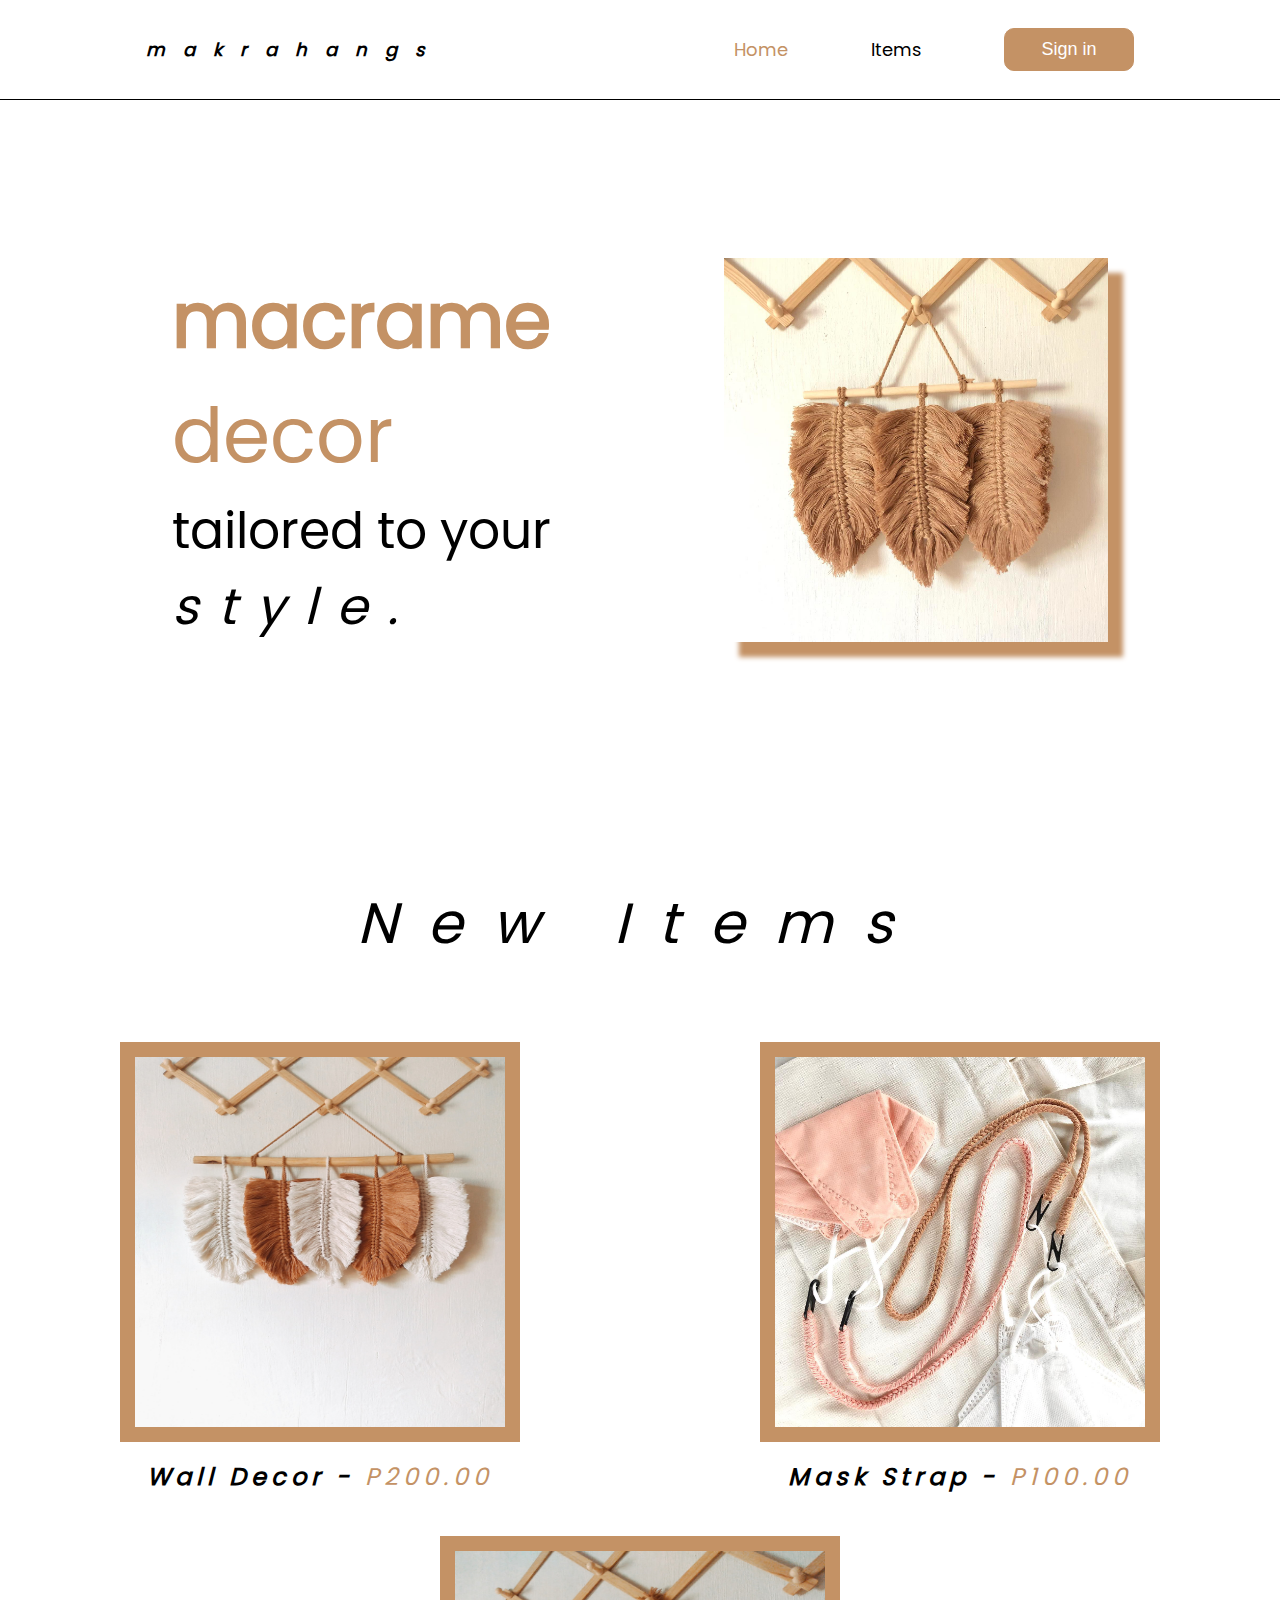
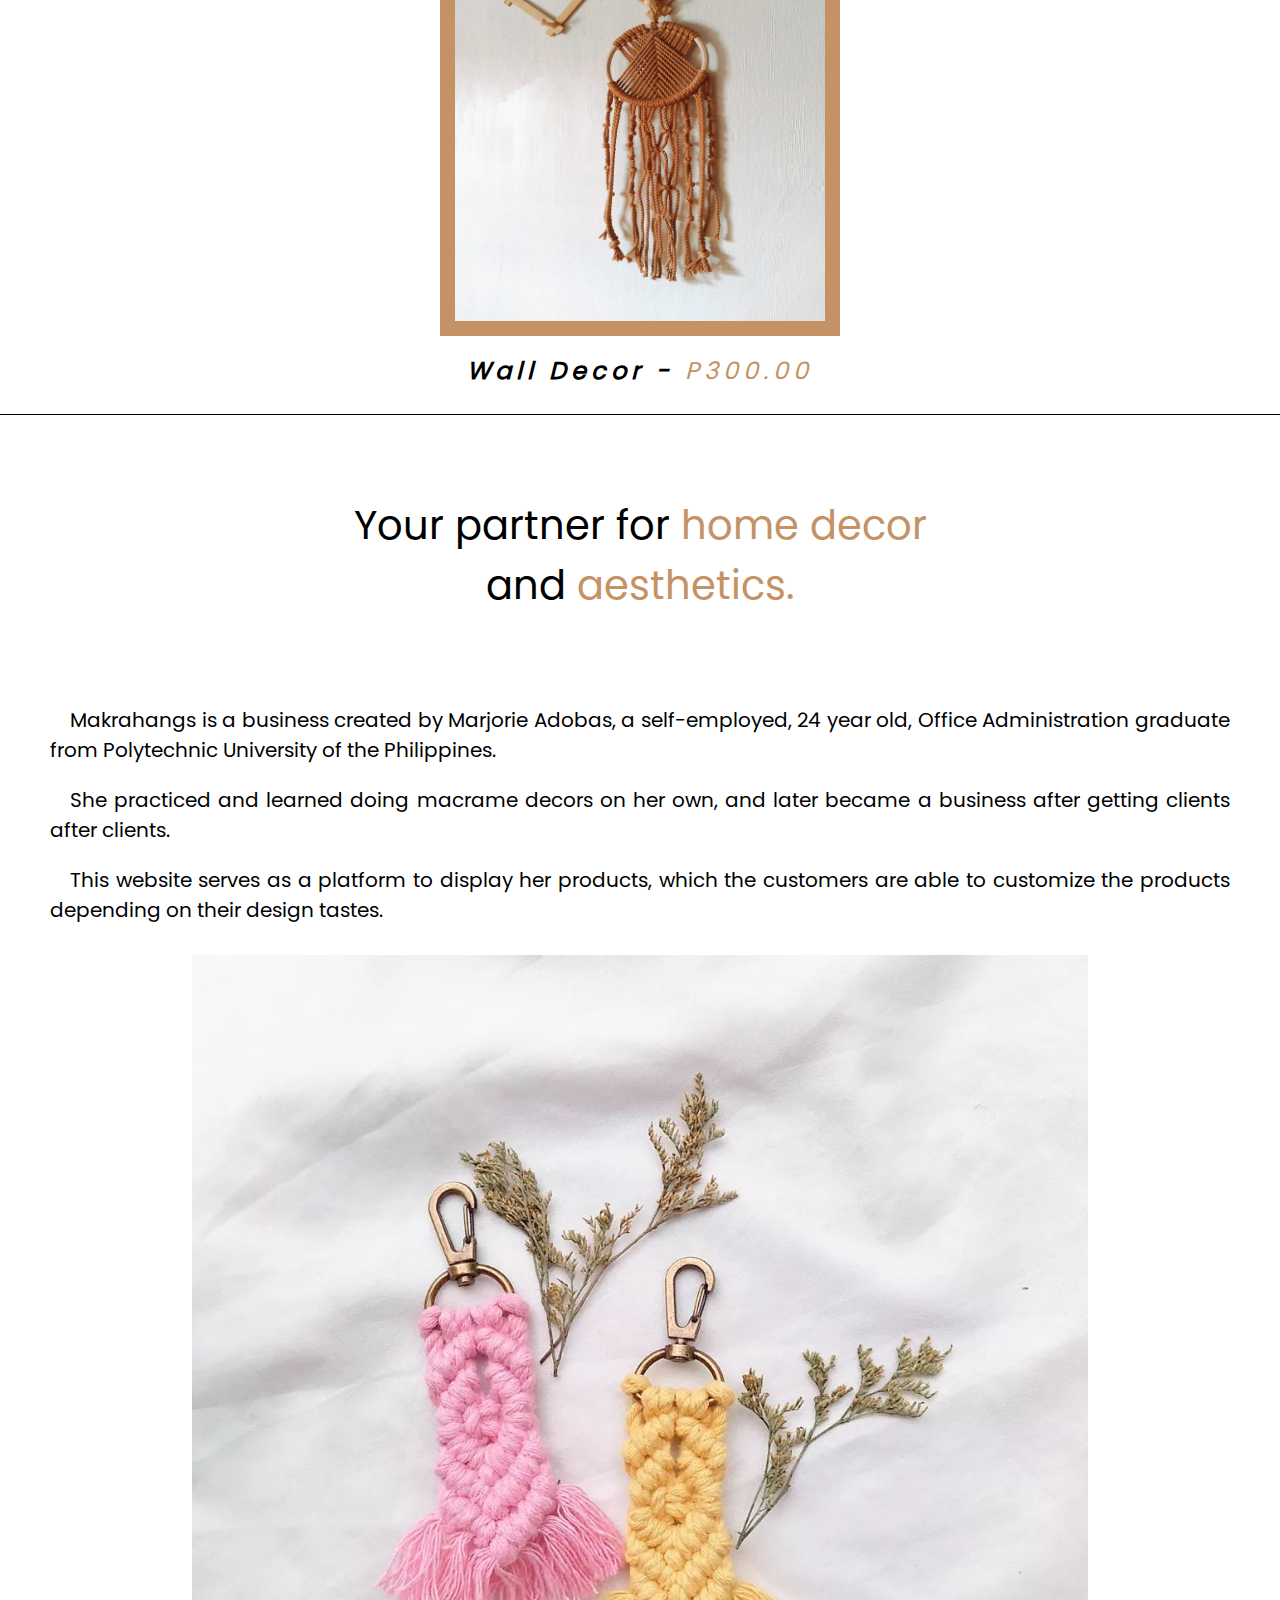
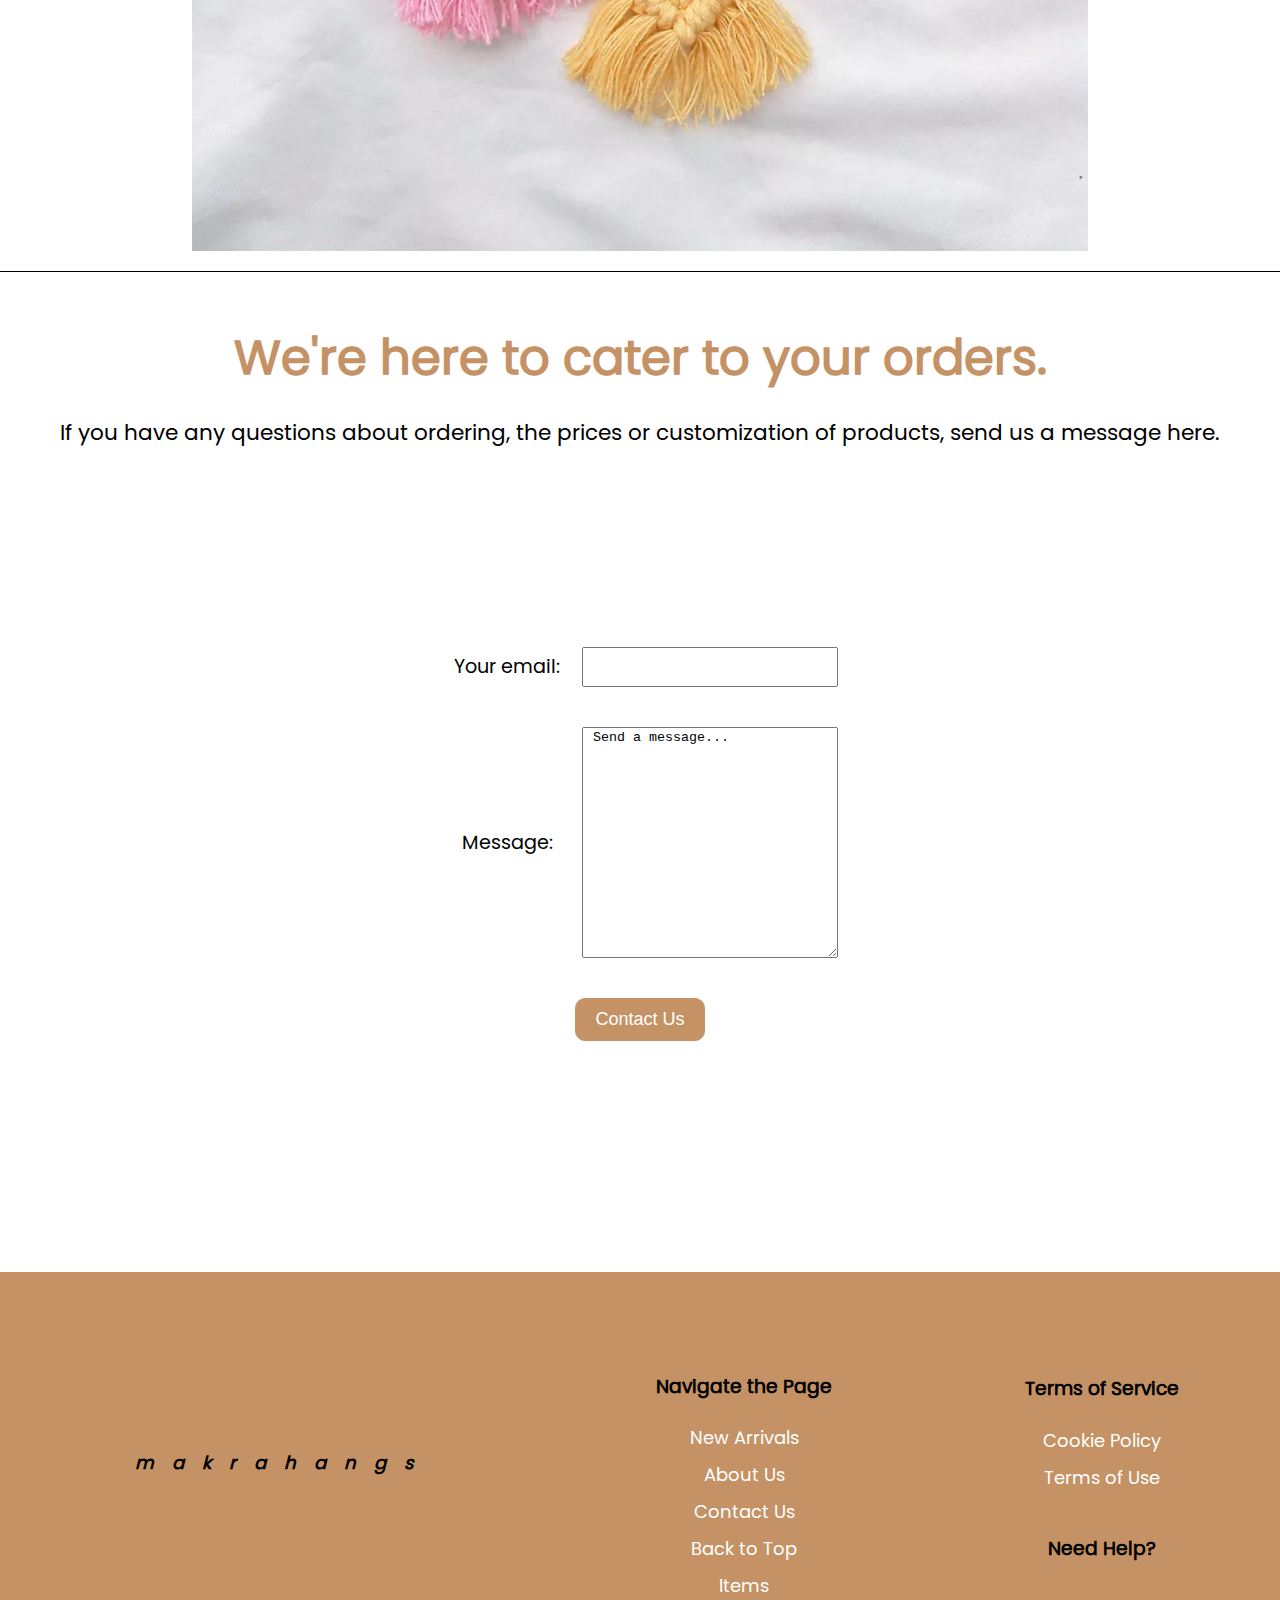
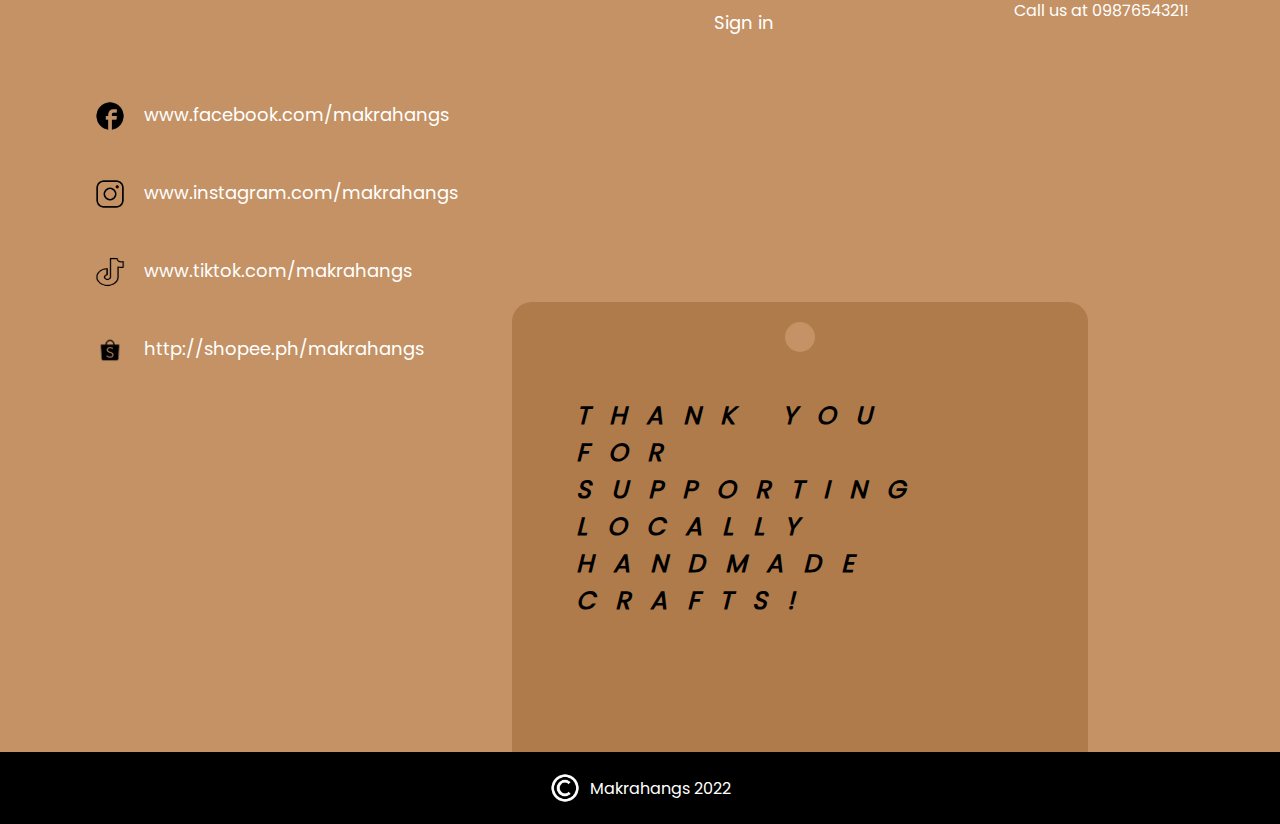
<file: pages/index.html>
<!DOCTYPE html>
<html>
    <head>
        <title> makrahangs </title>
        
        <link href="styles/styles.css"  type="text/css" rel="stylesheet" />
        <link href="styles/index.css"  type="text/css" rel="stylesheet" />

        <meta name="description"
                content="Website for makrahangs: a business for macrame home decor and accessories." />

        <meta name="keywords"
                content="makrahangs, Marj Adobas, macrame home decor, wall decor" />

        <meta name="robots"
                content="nofollow" />

        <meta http-equiv="author"
                content="John Loyd Adobas" />

        <meta http-equiv="pragma"
                content="no-cache" />

        <meta http-equiv="expires"
                content="Mon, 07 October 2023 23:59:59 GMT" />
                
        <meta name="viewport" content="width=device-width, initial-scale=1.0">
    </head>

    <body class="container full-height-grow">
        <!--
                Banner Section
        -->
        <section id="banner">
            <!--Navigation Menu -->
            <div class="hide">
                <div>
                    <a href="index.html" class="active"> Home </a>
                    <a href="content/items.html"> Items </a>
                    <a href="content/sign-in.html">  Sign in  </a>
                    <a id="close"> Close </a>
                </div>
            </div>
            <nav>
                <p class="logo"> makrahangs </p>
                <div class="main-nav-link">
                    <a href="index.html" class="active"> Home </a>
                    <a href="content/items.html"> Items </a>
                    <button><a href="content/sign-in.html">  Sign in  </a></button>
                </div>
                <img src="./images/logo/menu.png" class="hamburger-menu"/>
            </nav>

            <!-- Tagline and the banner image. -->
            <div id="tagline">
                <div>
                    <p> <span class="tagline-span bold"> macrame</span> <br>
                        <span class="tagline-span"> decor  </span> <br> 
                        <span class="tagline-span"> tailored to your </span> <br>
                        <span class="tagline-span"> style. </span>
                    </p>
                </div>
                <div>
                    <img class="banner-image" src="images/banners/home.jpg" alt="Macrame Wall Decor" title="Macrame Wall Decor hanged on a wall." />
                </div>
            </div>
        </section>

        <!--
                New Items Section
        -->
        <section id="new-items">
            <header class="new-items-header"> New Items </header>
            <div class="item-container">
                <figure>
                    <img class="item-padding item-size" src="images/new/wall-decor.jpg" alt="Wall decor with four feathers." title="Four feather macrame design on a wall." />
                        <figcaption><span class="bold"> Wall Decor - </span> <span class="prices"> P200.00 </span> </figcaption>            
                </figure>
    
                <figure>
                    <img class="item-padding item-size" src="images/new/facemask.jpg" alt="Face Mask Stap" title="Face Mask Stap in pink." />
                        <figcaption><span class="bold"> Mask Strap - </span> <span class="prices"> P100.00 </span> </figcaption>            
                </figure>        
    
                <figure>
                    <img class="item-padding item-size" src="images//new/wall-decor-2.jpg" alt="Another wall decor with star design." title="Another wall decor with star design."/>
                        <figcaption><span class="bold"> Wall Decor - </span> <span class="prices"> P300.00 </span></figcaption>            
                </figure>        
            </div>
        </section>

        <!--
                About Us Section
        -->
        <section id="about-us">
            <!-- Description Part-->
            <div class="description">
                <header class="about-us-header"> Your partner for <span class="color"> home decor </span><br> and <span class="color center"> aesthetics. </span></header>

                <p> Makrahangs is a business created by Marjorie Adobas, a self-employed, 24 year old,  Office Administration graduate from Polytechnic University of the Philippines. </p>
                <p> She practiced and learned doing macrame decors on her own, and later became a business after getting clients after clients. </p>
                <p> This website serves as a platform to display her products, which the customers are able to customize the products depending on their design tastes.</p>
            </div>

            <!-- Featured Image -->
            <div class="featured-image">
                <img class="about-us-image" src="images/about/about_us_3.jpg"/>
            </div> 
        </section>

        <!--
                Contact Us Section
        -->
        <section id="contact-us">
            <header class="contact-us-header"> We're here to cater to your orders. </header>
            <p class="increase-font"> If you have any questions about ordering, the prices or customization of products, send us a message here. </p>

            <form class="contact-form" method="POST">
                <div>
                    <div class="input-container">
                        <label class="label-width"> Your email: </label>
                            <input type="text" />
                    </div>
                    <div class="input-container">
                        <label class="label-width"> Message: </label>
                            <textarea rows="15"> Send a message... </textarea>
                    </div>
                    <button class="add-styles" type="submit"> Contact Us </button>
                </div>
            </form>    
        </section>
    </body>

    <!--
        Footer Section
    -->
    <footer>
        <div class="footer-nav">
            <!-- Social Media Logos and the links, plus the Business Logo. -->
            <div class="social-media-links">
                <p class="logo"> makrahangs </p>

                <div class="logo-links-container">
                    <div class="logo-links">
                        <img class="soc-med-logo" src="images/logo/fb.png" />
                        <a href="https://www.facebook.com/makrahangs" target="_blank"> www.facebook.com/makrahangs </a>
                    </div>
    
                    <div class="logo-links">
                        <img class="soc-med-logo" src="images/logo/insta.png" />
                        <a href="https://www.instagram.com/makrahangs" target="_blank"> www.instagram.com/makrahangs </a>
                    </div>
    
                    <div class="logo-links">
                        <img class="soc-med-logo" src="images/logo/tiktok.png" />
                        <a href="https://www.tiktok.com/@makrahangs" target="_blank"> www.tiktok.com/makrahangs </a>
                    </div>
                    
                    <div class="logo-links">
                        <img class="soc-med-logo" src="images/logo/shopee.png" />
                        <a href="http://shopee.ph/makrahangs" target="_blank"> http://shopee.ph/makrahangs </a>
                    </div>
                </div>
            </div>

            <!-- Links to Navigate the Page. -->
            <div class="site-navigation">
                <h3> Navigate the Page </h3>
                <a href="#new-items"> New Arrivals </a>
                <a href="#about-us"> About Us </a>
                <a href="#contact-us"> Contact Us </a>
                <a href="#banner"> Back to Top </a>
                <a href="content/items.html"> Items </a>
                <a href="content/sign-in.html"> Sign in </a>
            </div>

            <div class="service-help-container">
                <!-- Terms of Service -->
                <div class="terms-of-service">
                    <h3> Terms of Service </h3>
                    <a href="#"> Cookie Policy </a>
                    <a href="#"> Terms of Use </a>
                </div> 

                <!-- Need Help -->
                <div class="need-help">
                    <h3> Need Help? </h3>
                    <p> Call us at 0987654321! </p>  
                </div>
            </div>
        </div>

        <div class="position-absolute">
            <div class="appreciation-container">
                <div class="circle"></div>
                <div class="thank-you-note">
                    <p> Thank you <br> for supporting <br> locally <br> handmade crafts! </p>
                </div>
            </div>
        </div>

        <!-- After Footer -->
        <div class="after-footer">
            <img class="copyright" src="images/logo/copyright.png"/>
            <p> Makrahangs 2022</p>
        </div>
    </footer>
    <script src="scripts/hamburgerMenu.js"></script>
</html>
</file>
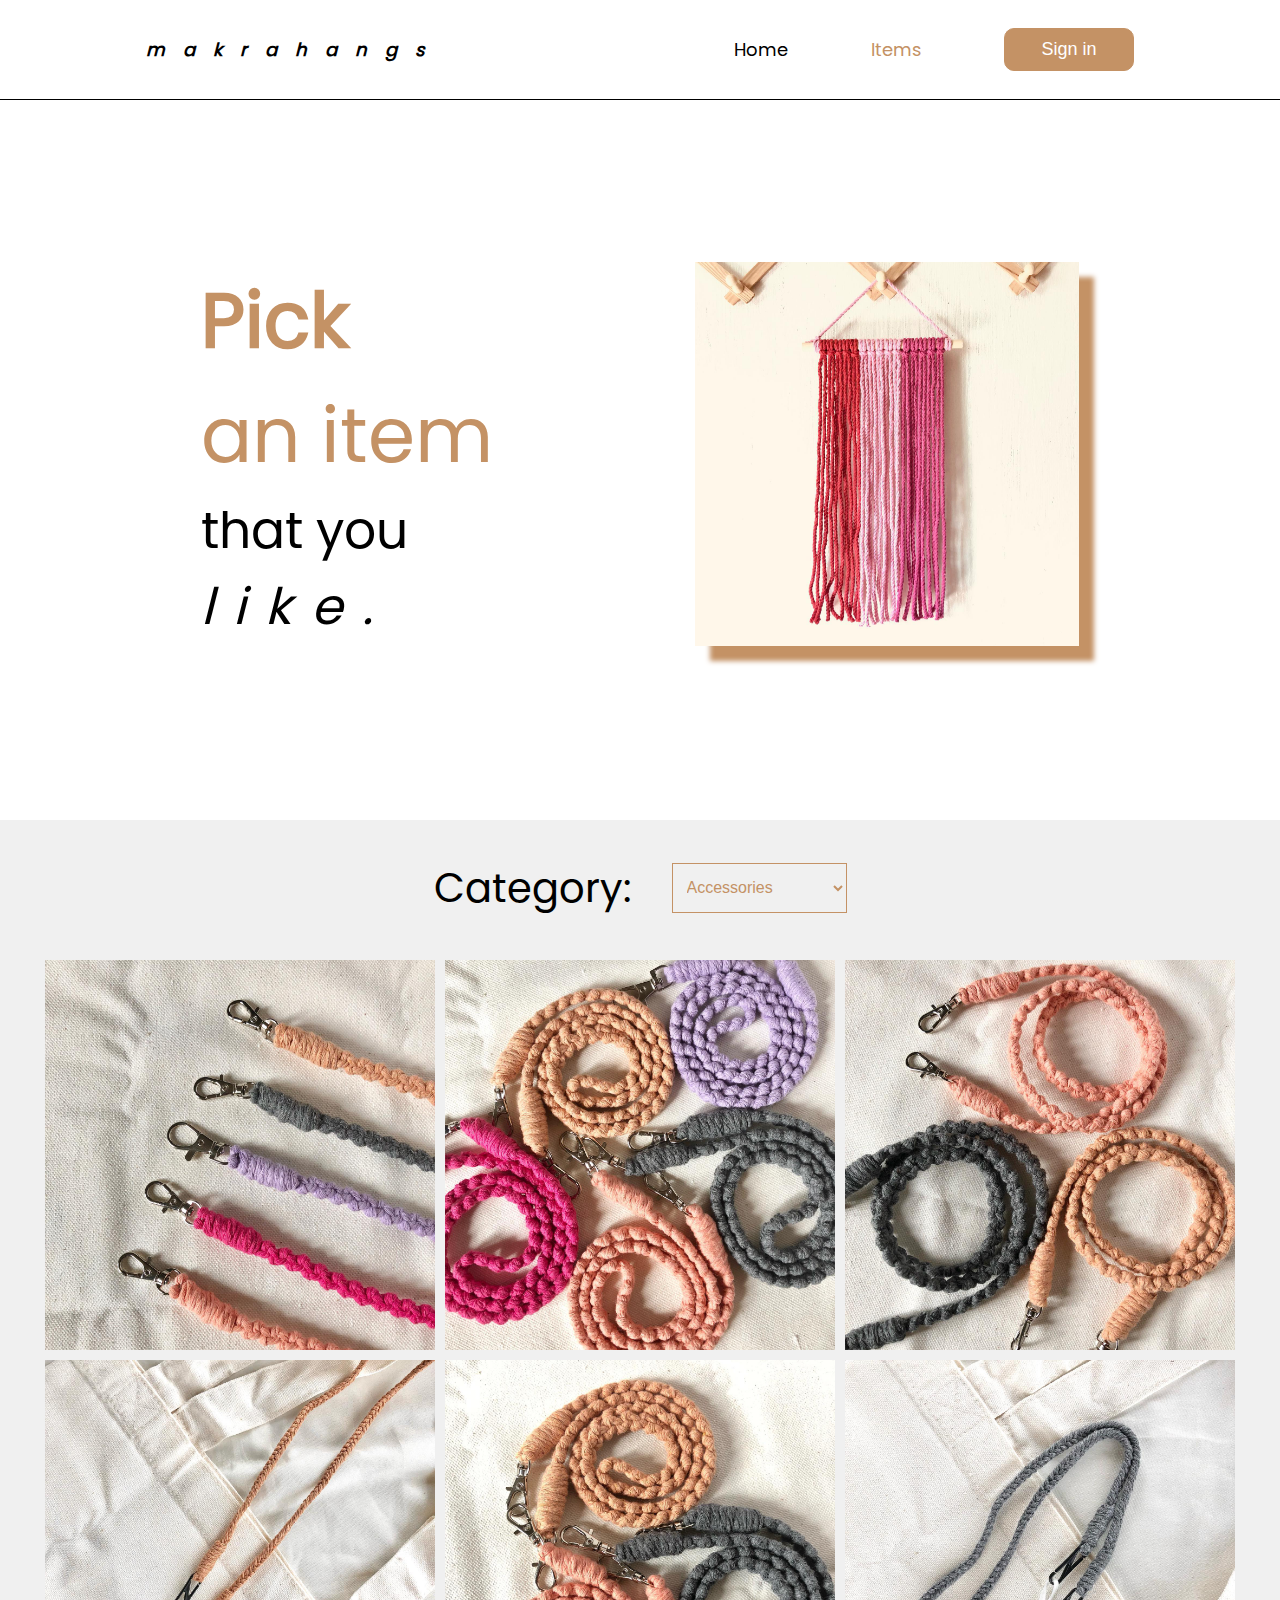
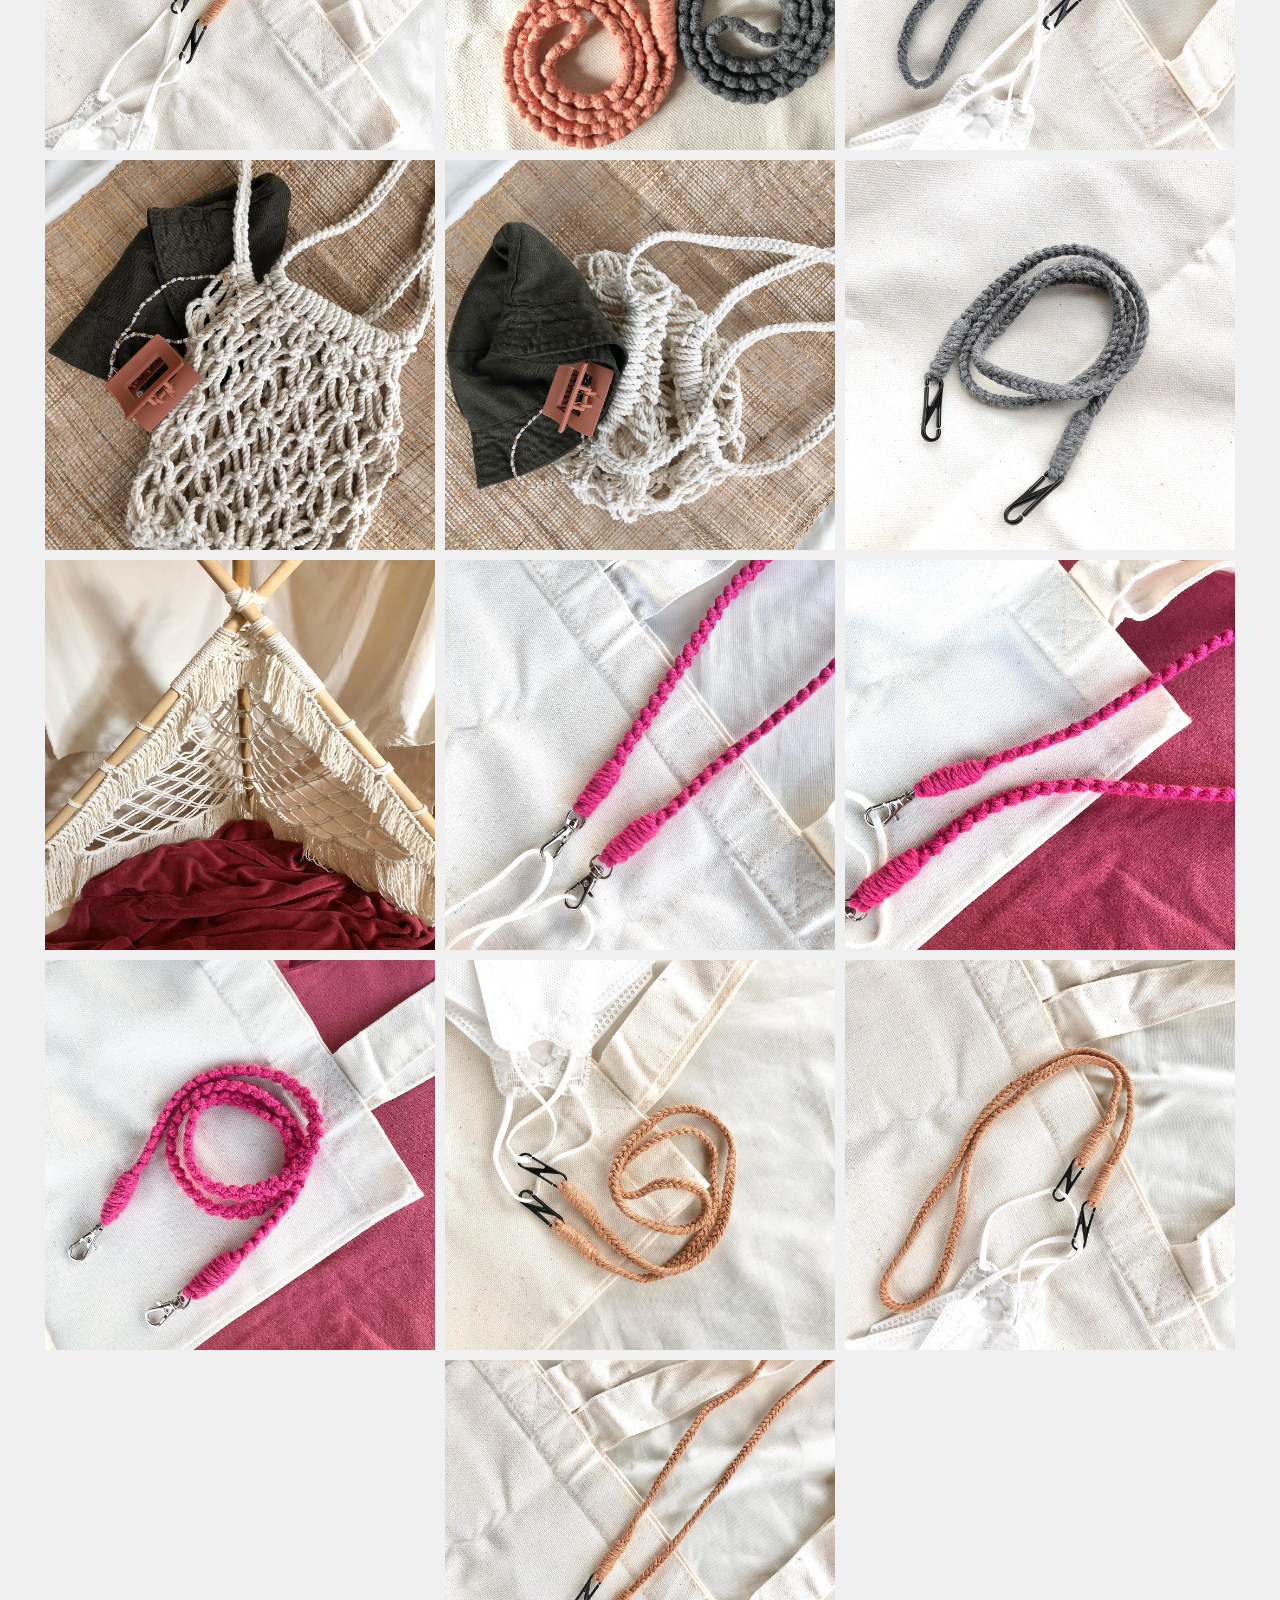
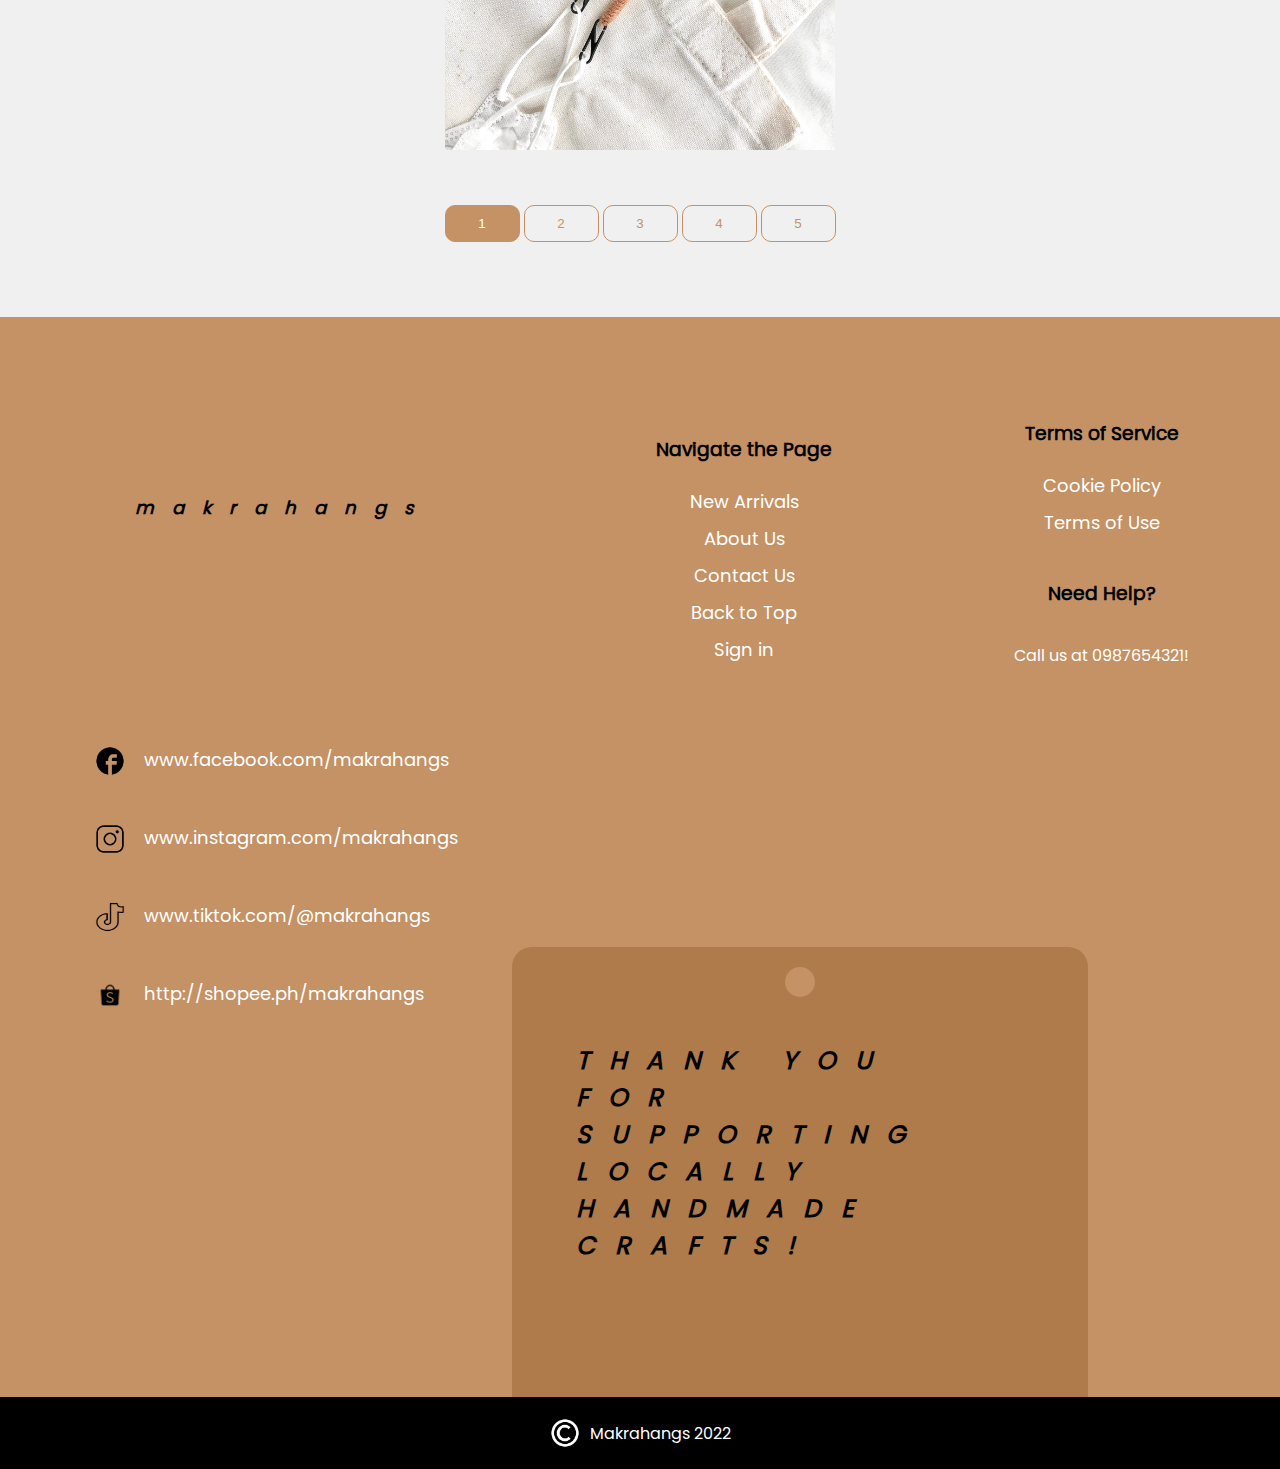
<file: pages/content/items.html>
<!DOCTYPE html>
<html>
    <head>
        <title> makrahangs - Items </title>
        
        <link href="../styles/styles.css"  type="text/css" rel="stylesheet" />
        <link href="../styles/items.css"  type="text/css" rel="stylesheet" />

        <meta name="description"
                content="Website for makrahangs: a business for macrame home decor and accessories." />

        <meta name="keywords"
                content="makrahangs, Marj Adobas, macrame home decor, wall decor" />

        <meta name="robots"
                content="nofollow" />

        <meta http-equiv="author"
                content="John Loyd Adobas" />

        <meta http-equiv="pragma"
                content="no-cache" />

        <meta http-equiv="expires"
                content="Mon, 07 October 2023 23:59:59 GMT" />
                
        <meta name="viewport" content="width=device-width, initial-scale=1.0">
    </head>

    <body>
        <!--
            Banner Section
        -->
        <section id="banner">
            <!--Navigation Menu -->
            <div class="hide">
                <div>
                    <a href="../index.html"> Home </a>
                    <a href="items.html" class="active"> Items </a>
                    <a href="sign-in.html">  Sign in  </a>
                    <a id="close"> Close </a>
                </div>
            </div>
            <nav>
                <p class="logo"> makrahangs </p>
                <div class="main-nav-link">
                    <a href="../index.html"> Home </a>
                    <a href="items.html" class="active"> Items </a>
                    <button><a href="sign-in.html">  Sign in  </a></button>
                </div>
                <img src="../images/logo/menu.png" class="hamburger-menu"/>
            </nav>

            <!-- Tagline and the banner image. -->
            <div id="tagline">
                <p> <span class="tagline-span bold"> Pick </span> <br>
                    <span class="tagline-span"> an item  </span> <br> 
                    <span class="tagline-span"> that you </span> <br>
                    <span class="tagline-span"> like. </span>
                </p>
                <img class="banner-image" src="../images/banners/item.jpg" alt="Macrame Wall Decor" title="Macrame Wall Decor hanged on a wall." />
            </div>
        </section>

        <!--
            Items Section
        -->
        <section id="items">
            <form method="POST">
                <label> Category: </label>
                    <select name="category">
                        <option value="accessory"> Accessories </option>
                        <option value="wall-decor"> Wall Decoration </option>
                        <option value="mask-strap"> Mask Straps </option>
                        <option value="house-items"> House Items </option>
                    </select>
            </form>

            <div id="item-div">
                <img class="item-size" src="../images/items/item3.jpg" />
                <img class="item-size" src="../images/items/item4.jpg" />
                <img class="item-size" src="../images/items/item5.jpg" />        
                <img class="item-size" src="../images/items/item18.jpg" />
                
                <img class="item-size" src="../images/items/item7.jpg" />
                <img class="item-size" src="../images/items/item8.jpg" />    
                <img class="item-size" src="../images/items/item9.jpg" />
                <img class="item-size" src="../images/items/item10.jpg" />
                
                <img class="item-size" src="../images/items/item11.jpg" />    
                <img class="item-size" src="../images/items/item12.jpg" />
                <img class="item-size" src="../images/items/item13.jpg" />
                <img class="item-size" src="../images/items/item14.jpg" />
                    
                <img class="item-size" src="../images/items/item15.jpg" />
                <img class="item-size" src="../images/items/item16.jpg" />
                <img class="item-size" src="../images/items/item17.jpg" />
                <img class="item-size" src="../images/items/item18.jpg" />
            </div>

            <div>
                <button class="items-toggle toggle-active" id="1"> 1 </button>
                <button class="items-toggle" id="2"> 2 </button>
                <button class="items-toggle" id="3"> 3 </button>
                <button class="items-toggle" id="4"> 4 </button>
                <button class="items-toggle" id="5"> 5 </button>
            </div>
        </section>
    </body>

    <footer>
        <div class="footer-nav">
            <!-- Social Media Logos and the links, plus the Business Logo. -->
            <div class="social-media-links">
                <p class="logo"> makrahangs </p>

                <div class="logo-links-container">
                    <div class="logo-links">
                        <img class="soc-med-logo" src="../images/logo/fb.png" />
                        <a href="https://www.facebook.com/makrahangs" target="_blank"> www.facebook.com/makrahangs </a>
                    </div>
    
                    <div class="logo-links">
                        <img class="soc-med-logo" src="../images/logo/insta.png" />
                        <a href="https://www.instagram.com/makrahangs" target="_blank"> www.instagram.com/makrahangs </a>
                    </div>
    
                    <div class="logo-links">
                        <img class="soc-med-logo" src="../images/logo/tiktok.png" />
                        <a href="https://www.tiktok.com/@makrahangs" target="_blank"> www.tiktok.com/@makrahangs </a>
                    </div>
                    
                    <div class="logo-links">
                        <img class="soc-med-logo" src="../images/logo/shopee.png" />
                        <a href="http://shopee.ph/makrahangs" target="_blank"> http://shopee.ph/makrahangs </a>
                    </div>
                </div>
            </div>

            <!-- Links to Navigate the Page. -->
            <div class="site-navigation">
                <h3> Navigate the Page </h3>
                <a href="../index.html#new-items"> New Arrivals </a>
                <a href="../index.html#about-us"> About Us </a>
                <a href="../index.html#contact-us"> Contact Us </a>
                <a href="#banner"> Back to Top </a>
                <a href="sign-in.html"> Sign in </a>
            </div>

            <div class="service-help-container">
                <!-- Terms of Service -->
                <div class="terms-of-service">
                    <h3> Terms of Service </h3>
                    <a href="#"> Cookie Policy </a>
                    <a href="#"> Terms of Use </a>
                </div> 

                <!-- Need Help -->
                <div class="need-help">
                    <h3> Need Help? </h3>
                    <p> Call us at 0987654321! </p>  
                </div>
            </div>
        </div>

        <div class="position-absolute">
            <div class="appreciation-container">
                <div class="circle"></div>
                <div class="thank-you-note">
                    <p> Thank you <br> for supporting <br> locally <br> handmade crafts! </p>
                </div>
            </div>
        </div>

        <!-- After Footer -->
        <div class="after-footer">
            <img class="copyright" src="../images/logo/copyright.png"/>
            <p> Makrahangs 2022</p>
        </div>
    </footer>

    <script src="../scripts/pageOne.js"> </script>
    <script src="../scripts/pageTwo.js"></script>
    <script src="../scripts/pageThree.js"></script>
    <script src="../scripts/pageFour.js"></script>
    <script src="../scripts/pageFive.js"></script>
    <script src="../scripts/hamburgerMenu.js"></script>
</html>
</file>
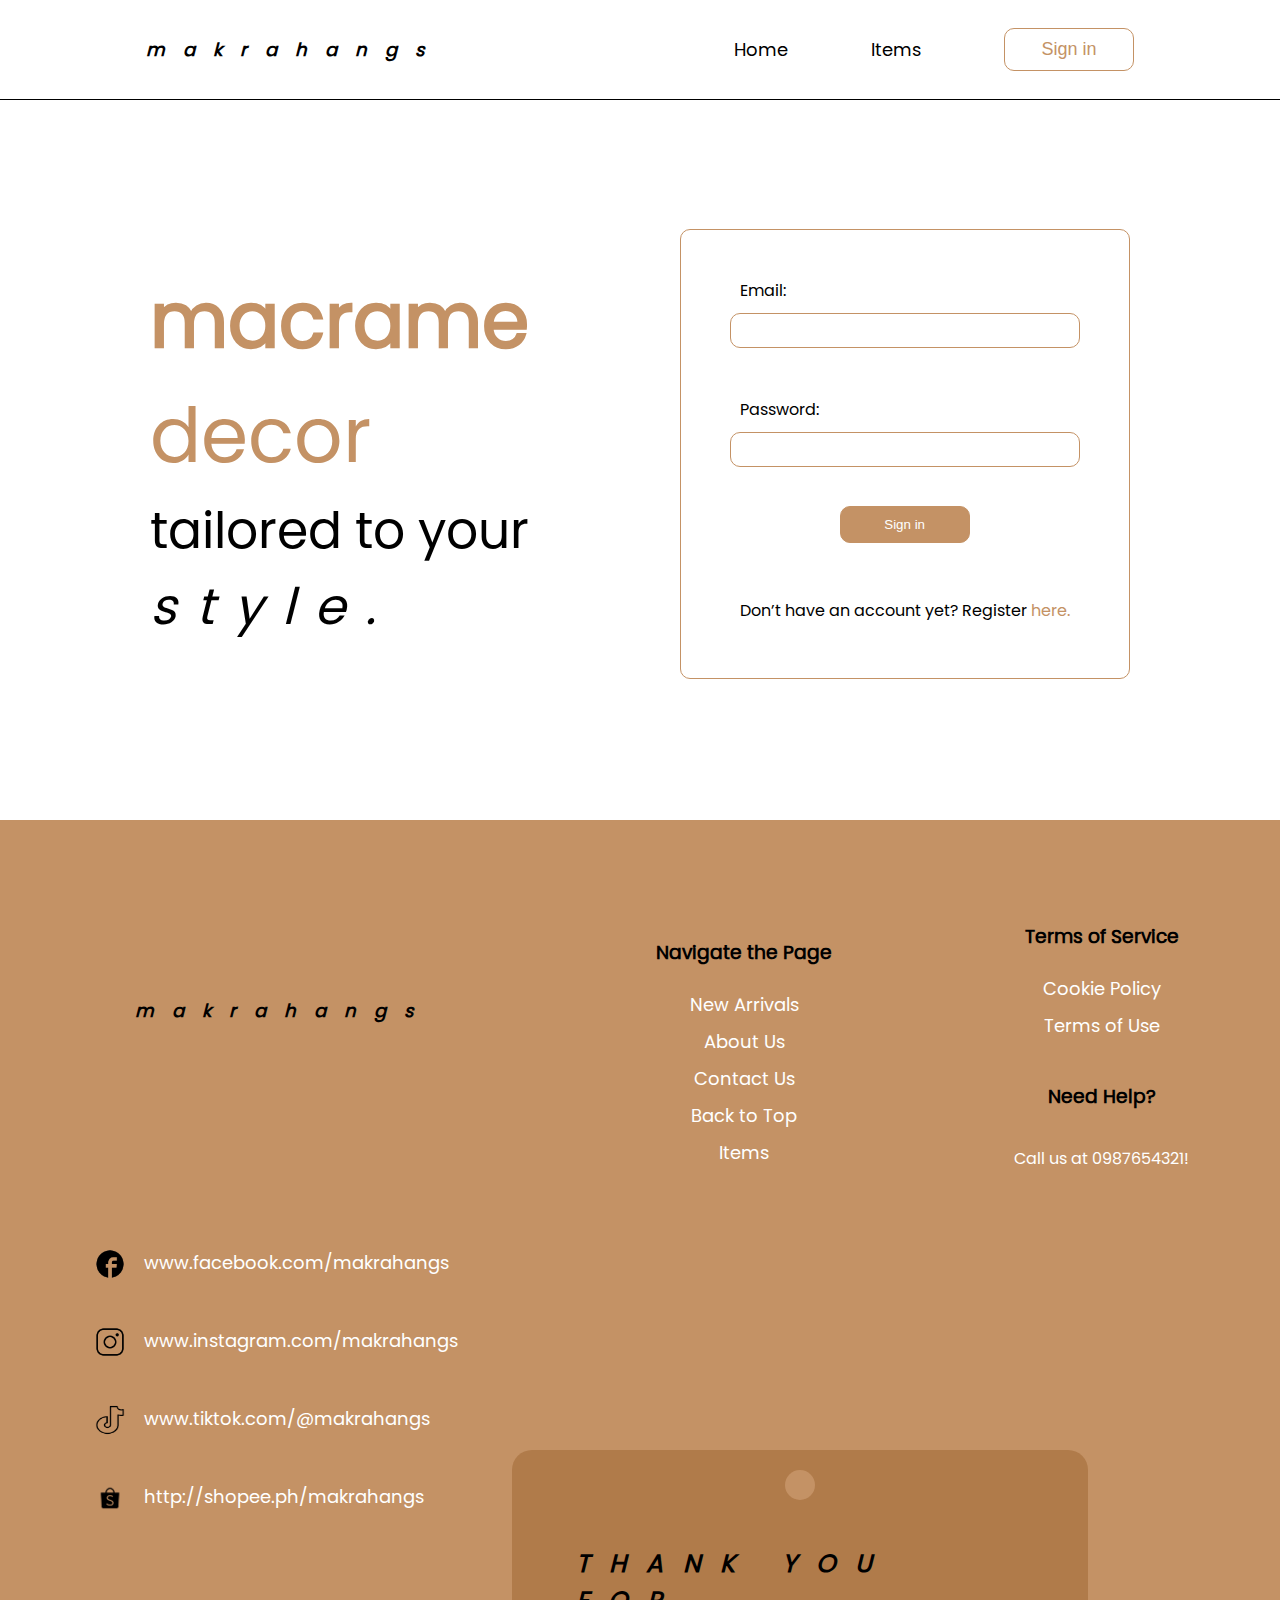
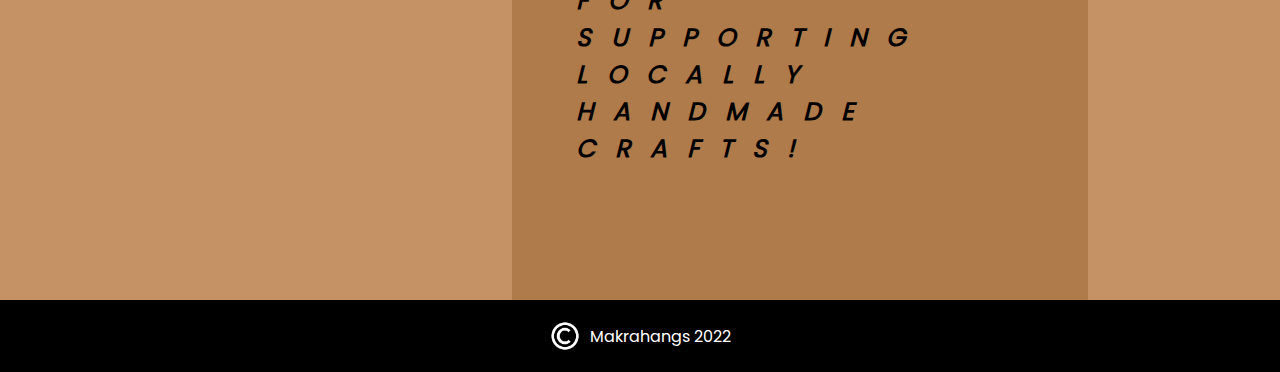
<file: pages/content/sign-in.html>
<!DOCTYPE html>
<html>
    <head>
        <title> makrahangs - Sign in </title>
        
        <link href="../styles/styles.css"  type="text/css" rel="stylesheet" />
        <link href="../styles/sign.css"    type="text/css" rel="stylesheet" />

        <meta name="description"
                content="Website for makrahangs: a business for macrame home decor and accessories." />

        <meta name="keywords"
                content="makrahangs, Marj Adobas, macrame home decor, wall decor" />

        <meta name="robots"
                content="nofollow" />

        <meta http-equiv="author"
                content="John Loyd Adobas" />

        <meta http-equiv="pragma"
                content="no-cache" />

        <meta http-equiv="expires"
                content="Mon, 07 October 2023 23:59:59 GMT" />
                
        <meta name="viewport" content="width=device-width, initial-scale=1.0">
    </head>
    <body>

        <!--
            Banner Section
        -->
        <section id="banner">
            <!--Navigation Menu -->
            <div class="hide">
                <div>
                    <a href="../index.html"> Home </a>
                    <a href="items.html"> Items </a>
                    <a href="sign-in.html" class="active">  Sign in  </a>
                    <a id="close"> Close </a>
                </div>
            </div>
            <nav>
                <p class="logo"> makrahangs </p>
                <div class="main-nav-link">
                    <a href="../index.html"> Home </a>
                    <a href="items.html"> Items </a>
                    <button><a href="content/sign-in.html" class="active">  Sign in  </a></button>
                </div>
                <img src="../images/logo/menu.png" class="hamburger-menu"/>
            </nav>

            <!-- Tagline and the banner image. -->
            <div id="tagline">
                <p> <span class="tagline-span bold"> macrame </span><br>
                    <span class="tagline-span"> decor  </span><br> 
                    <span class="tagline-span"> tailored to your </span><br>
                    <span class="tagline-span"> style. </span>
                </p>

                <form method="POST" id="formRegister">
                    <div>
                        <label> Email: </label>
                        <input type="text" />
                    </div>

                    <div>
                        <label> Password: </label>
                        <input type="password" />
                    </div>

                    <button type="submit"> Sign in </button>
                    <p> Don’t have an account yet? Register <span id="brown"> here. </span></p>
                </form>
            </div>
        </section>
    </body>

        <!--
        Footer Section
    -->
    <footer>
        <div class="footer-nav">
            <!-- Social Media Logos and the links, plus the Business Logo. -->
            <div class="social-media-links">
                <p class="logo"> makrahangs </p>

                <div class="logo-links-container">
                    <div class="logo-links">
                        <img class="soc-med-logo" src="../images/logo/fb.png" />
                        <a href="https://www.facebook.com/makrahangs" target="_blank"> www.facebook.com/makrahangs </a>
                    </div>
    
                    <div class="logo-links">
                        <img class="soc-med-logo" src="../images/logo/insta.png" />
                        <a href="https://www.instagram.com/makrahangs" target="_blank"> www.instagram.com/makrahangs </a>
                    </div>
    
                    <div class="logo-links">
                        <img class="soc-med-logo" src="../images/logo/tiktok.png" />
                        <a href="https://www.tiktok.com/@makrahangs" target="_blank"> www.tiktok.com/@makrahangs </a>
                    </div>
                    
                    <div class="logo-links">
                        <img class="soc-med-logo" src="../images/logo/shopee.png" />
                        <a href="http://shopee.ph/makrahangs" target="_blank"> http://shopee.ph/makrahangs </a>
                    </div>
                </div>
            </div>

            <!-- Links to Navigate the Page. -->
            <div class="site-navigation">
                <h3> Navigate the Page </h3>
                <a href="../index.html#new-items"> New Arrivals </a>
                <a href="../index.html#about-us"> About Us </a>
                <a href="../index.html#contact-us"> Contact Us </a>
                <a href="#banner"> Back to Top </a>
                <a href="items.html"> Items </a>
            </div>

            <div class="service-help-container">
                <!-- Terms of Service -->
                <div class="terms-of-service">
                    <h3> Terms of Service </h3>
                    <a href="#"> Cookie Policy </a>
                    <a href="#"> Terms of Use </a>
                </div> 

                <!-- Need Help -->
                <div class="need-help">
                    <h3> Need Help? </h3>
                    <p> Call us at 0987654321! </p>  
                </div>
            </div>
        </div>

        <div class="position-absolute">
            <div class="appreciation-container">
                <div class="circle"></div>
                <div class="thank-you-note">
                    <p> Thank you <br> for supporting <br> locally <br> handmade crafts! </p>
                </div>
            </div>
        </div>

        <!-- After Footer -->
        <div class="after-footer">
            <img class="copyright" src="../images/logo/copyright.png"/>
            <p> Makrahangs 2022</p>
        </div>
    </footer>
    <script src="../scripts/register.js"></script>
    <script src="../scripts/hamburgerMenu.js"></script>
</html>
</file>
<file: pages/styles/styles.css>
*, *::before, *::after {

        box-sizing: border-box;
  }

    /* Section: Banner
    *
    *   - add font: Poppins.
    *   - declare color variable on root file.
    *   - add font to the body.
    */  

    @font-face {

        font-family: 'Poppins';
        src: url('../poppins-font/PoppinsRegular-B2Bw.otf');
    }

    :root {

        --brown: #C49265;
    }

    body {

        font-family: 'Poppins', Arial, sans-serif;
        margin: 0;
        padding: 0;
        min-height: 100vh;
    }

    .container {

        width: 100%;
        flex-grow: 1;
    }

    .full-height-grow {

        display: flex;
        flex-direction: column;
    }

        /* Navigation
        *
        *   - add height to nav, and bottom border.
        *   - display links inline-block, align vertically remove decorations etc.
        *   - add link hover styles.
        *   - add margin to logo.
        *   - extra classes.
        */
    
        nav {

            height: 100px;
            border-bottom: 1px solid black;
            
            display: flex;
            justify-content: space-around;
            align-items: center;
        }

        a, .add-styles {

            text-decoration: none;
            color: black;
            font-size: 18px;
        }

        a:hover, .active, .add-styles {

            color: var(--brown);
            cursor: pointer;
        }

        .logo {

            font-size: 18px;
            font-style: italic;
            font-weight: bold;
            letter-spacing: 1em;
        }

        .main-nav-link {

            width: 400px;
            display: flex;
            justify-content: space-between;
            align-items: center;
        }

        .hamburger-menu, .hide {

            display: none;
        }

        @media only screen and (max-width: 900px) {

            .main-nav-link {

                display: none;
            }

            .hamburger-menu {

                display: inline-block;
                width: 50px;
                height: 50px;
                cursor: pointer;
            }

            .show-menu {

                display: block;
                position: absolute;
                z-index: 9;
                width: 70%;
                height: 60%;
                top: 20vh;
                left: 15vh;
                background-color: white;
                border-radius: 20px;
                border: 1px solid var(--brown);
            }

            .show-menu div {

                display: flex;
                flex-direction: column;
                justify-content: space-evenly;
                align-items: center;
                height: 100%;
            }

            .show-menu a {

                font-size: calc(16px + 2vw);
            }
        }

        .prices, .color {

            color: var(--brown);
        }

        .color {

            text-align: center;
        }

            /* Tagline 
            *      
            *   - declare size for image-banner.
            *   - add styles to tagline-span.
            *   - add button styles.
            */

            .tagline-span:nth-of-type(1), .tagline-span:nth-of-type(2){

                font-size: calc(12px + 5vw);
                color: var(--brown);
            }

            .tagline-span:nth-of-type(3), .tagline-span:nth-of-type(4) {

                font-size: calc(12px + 3vw);
            }

            .tagline-span:nth-of-type(4) {

                letter-spacing: 20px;
                font-style: italic;
            }

            #banner {

                flex-grow: 1;
            }

            button, button.add-styles {

                width: 130px;
                padding: 10px;

                background-color: var(--brown); 
                border-radius: 10px;
                border: 1px solid var(--brown);

                cursor: pointer;
            }

            button a, .add-styles {

                color: white;
            }

            button:hover, button:hover a, .add-styles:hover {

                background-color: white;
                color: var(--brown);
            }

            .bold {

                font-weight: bold;
            }

            .item-size {

                width: 400px;
                height: 400px;
            }

            .banner-image {

                width: 30vw;
                height: 30vw;
        
                -moz-box-shadow: 15px 15px 5px var(--brown);
                -webkit-box-shadow: 15px 15px 5px var(--brown);
                box-shadow: 15px 15px 5px var(--brown);
            }
        
            #tagline {
        
                display: flex;
                justify-content: space-evenly;
                align-items: center;
                padding-bottom: 1%;
                height: 80vh;
            }

            @media only screen and (max-width: 750px) {

                #tagline {

                    flex-direction: column;
                    margin: 1% 0%;
                    justify-content: space-evenly;
                }

                .banner-image {

                    width: 18.75em;
                    height: 18.75em;
                }
            }

            /*
            *   Footer
            *   - footer navigation links
            *   - link containers
            *   - appreciation note
            *   - after footer
            */

            footer {

                flex-grow: 1;
                background-color: var(--brown);
            }

            .footer-nav {

                display: flex;
                flex-direction: row;
                justify-content: space-around;
            }

            /* footer navigation links */

            .logo-links a, .site-navigation a, .terms-of-service a {

                color: white;
            }

            .logo-links a:hover, .site-navigation a:hover, .terms-of-service a:hover {

                color: black;
            } 

            .logo-links {

                width: 375px;
            }

            .social-media-links {

                width: 30vw;
                height: 100vh;
                display: flex;
                flex-direction: column;
                justify-content: space-evenly;
                align-items: center;
            }

            /* link containers */

            .logo-links-container {

                height: 40vh;
                display: flex;
                flex-direction: column;
                justify-content: space-evenly;
                align-items: center;
            }

            .logo-links img {

                margin-right: 15px;
            }

            .site-navigation, .terms-of-service, .need-help {

                display: flex;
                flex-direction: column;
                justify-content: center;
            }

            .site-navigation, .service-help-container {

                height: 50vh;
                display: flex;
                justify-content: center;
                align-items: center;
                flex-direction: column;
            }

            .site-navigation a, .terms-of-service a, .need-help a{

                display: flex;
                justify-content: center;
                align-items: center;
                margin: 5px;
            }

            .need-help {

                margin-top: 20px;
            }

            .need-help h3 {

                text-align: center;
            }

            .need-help p {

                color: white;
            }

            /* appreciation note */

            .position-absolute {

                position: relative;
                width: 45vw;
                min-width: 400px;
                height: 50vh;
                bottom: 30vh;
                left: 40vw;
                margin-bottom: -30vh;
            }

            .appreciation-container {

                position: absolute;
                width: 45vw;
                min-width: 400px;
                height: 50vh;
                background-color: #B07B4A;
                border-radius: 20px 20px 0px 0px;    
            }

            .thank-you-note {

                font-size: calc(12px + 1vw);
                font-style: italic;
                font-weight: bold;
                letter-spacing: 20px;
                text-transform: uppercase;
                text-align: justify;
                margin: 0.5vh 5vw;

                display: flex;
                justify-content: center;
                align-items: center;
            }

            .circle {

                display: block;
                margin: 20px auto;
                background-color: var(--brown);
                width: 30px;
                height: 30px;
                border-radius: 50%;
                bottom: 0;
                left: 0;
                z-index: -1;
            }

            /* after-footer */

            .after-footer {

                height: 8vh;
                background-color: black;
                display: flex;
                justify-content: center;
                align-items: center;
                color: white;
            }

            .copyright, .soc-med-logo {

                width: 30px;
                height: 30px;
                vertical-align: middle;
                margin-right: 10px; 
            }

            @media only screen and (max-width: 1000px) {

                .footer-nav {

                    flex-direction: column;
                    flex-wrap: wrap;
                    justify-content: space-evenly;
                }

                .social-media-links {

                    margin: 0px auto;
                }

                .position-absolute {

                    margin-top: 30vh;
                    left: 0; 
                    right: 0; 
                    margin-left: auto; 
                    margin-right: auto; 
                }
            }
</file>
<file: pages/styles/index.css>
/*
        Section: New Items
    */

    #new-items {

        flex-grow: 1;
        min-height: 100vh;
    }

    .new-items-header {

        font-size: calc(12px + 3.5vw);
        font-style: italic;
        letter-spacing: 30px;
        text-align: center;
        margin: 60px 0px;
    }

    .item-container {

        display: flex;
        justify-content: space-around;
        align-items: center;
    }

    @media only screen and (max-width: 1400px) {

        .item-container {

            flex-wrap: wrap;
        }
    }

    .item-padding {

        background-color: var(--brown);
        padding: 15px;
    }

    figcaption {

        text-align: center;
        margin: 10px;
        font-size: 1.5em;
        font-style: italic;
        letter-spacing: 5px;
    }

        /*
            Section: About Us
        */

        #about-us {

            display: flex;
            justify-content: space-around;
            align-items: stretch;
            flex-grow: 1;
            min-height: 100vh;

            border-top: 1px solid black;
            border-bottom: 1px solid black;
        }

        .description {

            display: flex;
            flex-direction: column;
            justify-content: flex-start;
            align-items: stretch;
            width: 40vw;
            margin: 0 auto;
        }

        .about-us-header {

            text-align: center;
            font-size: 2.5em;
            margin: 50px auto;
        }

        .description p {

            text-align: justify;
            font-size: 1.25em;
            text-indent: 20px;
            margin: 30px auto;
        }

        .featured-image {

            display: flex;
            justify-content: center;
            align-items: center;
            width: 55vw;
            height: 100vh;
        }
        
        .about-us-image {

            flex-grow: 1;
            display: flex;
            justify-content: center;
            align-items: center;
            width: 55vw;
            height: 100vh;
        }

        @media only screen and (max-width: 1400px) {

            #about-us {

                flex-direction: column;
                justify-content: center;
                align-items: center;
            }

            .description {

                width: 100%;
            }

            .description p {

                margin: 10px 50px;
            }

            .about-us-header {
                
                margin: 80px 0px;
            }

            .featured-image {

                width: 70%;
                height: 70%;
                margin: 20px 0px;
            }

            .about-us-image {

                display: block;
                width: 70%;
                height: 70%;
                margin: 0 auto;
            }
        }

            /*
            *   Section: Contact Us
            */

            #contact-us {

                width: 100%;
                height: 100vh;
                margin: 50px 0px;
                text-align: center;
            }

            .contact-us-header {

                font-size: calc(16px + 2.5vw);
                font-weight: bold;
                color: var(--brown);
            }

            .contact-form {

                width: 40vw;
                height: 70vh;
                margin: 60px auto;
                padding: 10px;
                display: flex;
                justify-content: center;
                align-items: center;
                min-width: 100px;
            }

            .increase-font {

                font-size: calc(12px + 0.75vw);
            }

            .input-container {

                display: flex;
                justify-content: center;
                align-items: center;
                margin: 40px;
                width: 400px;
            }

            .label-width {

                width: 130px;
                font-size: 1.2em;
                margin-right: 10px;
            }

            input, textarea {

                width: 20vw;
                min-width: 200px;
            }

            input:focus, textarea:focus {

                border: none;
                outline: 0.5px solid var(--brown);
            }

            input {

                height: 40px;
            }
</file>
<file: pages/styles/items.css>
#items {

        flex-grow: 1;
        flex-direction: column;
        display: flex;
        justify-content: center;
        align-items: center;
        background-color: rgb(240, 240, 240);
        padding-bottom: 75px;
    }

    #item-div {

        display: flex;
        justify-content: center;
        align-items: center;
        flex-wrap: wrap;
    }

    .item-size {

        padding: 5px;
    }

    #items form {
        
        display: flex;
        justify-content: center;
        align-items: center;
        height: 15vh;
    }

    #items label {

        font-size: 2.5em; 
        margin-right: 1em;
    }

    #items select {

        height: 50px;
        width: 175px;
        padding: 10px;
        font-size: 1em;
        color: var(--brown);
        background-color: hsl(0, 0%, 94%);
        border: 1px solid var(--brown);
    }

    .items-toggle {

        width: 75px;
        color: var(--brown);
        background-color: hsl(0, 0%, 94%);
        margin-top: 50px;
    }

    .items-toggle:hover, .toggle-active {

        background-color: var(--brown);
        color: white;
    }

    option {

        padding: 5px;
    }
</file>
<file: pages/styles/sign.css>
form {

        width: 450px;
        height: 450px;
        border: 1px solid var(--brown);
        border-radius: 10px;
        display: flex;
        flex-direction: column;
        justify-content: space-evenly;
        align-items: center;
    }

    form label {

        display: block;
        margin: 10px;
    }

    form input {

        width: 350px;
        height: 35px;
        border-radius: 10px;
        border: 1px solid var(--brown);
    }

    #banner nav div button {

        background-color: white;
        color: var(--brown);
    }

    div form button {

        color: white;
    }

    #brown, #brownTwo {

        color: var(--brown);
        cursor: pointer;
    }

    @media only screen and (max-width: 900px) {

        .tagline-span {

            display: none;
        }
        
        #tagline {

            display: flex;
            justify-content: center;
            align-content: center;
        }
    }

    @media only screen and (max-width: 750px) {

        #tagline {

            margin-top: -70px;
        }
    }
</file>
